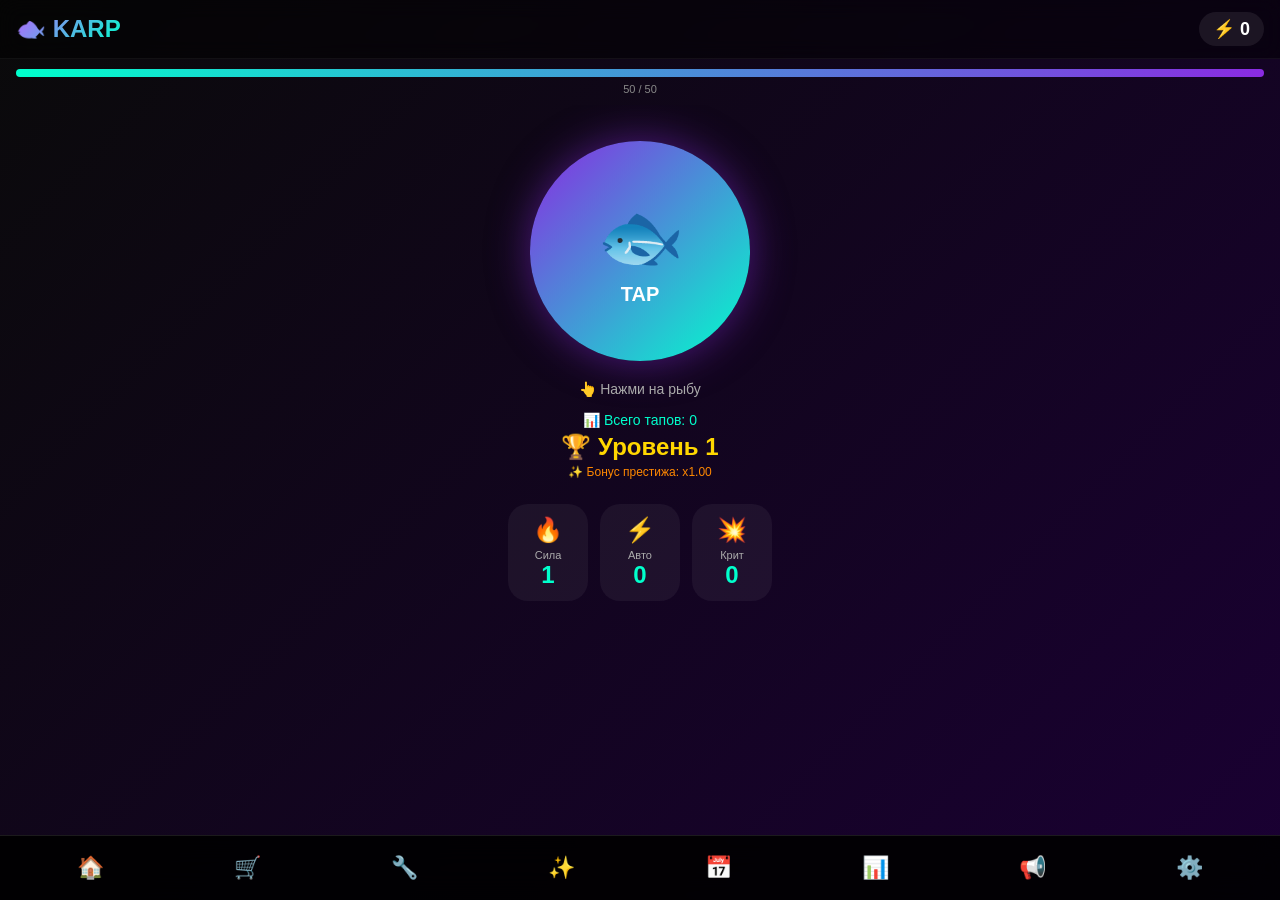
<file: index.html>
<!DOCTYPE html>
<html lang="ru">
<head>
    <meta charset="UTF-8">
    <meta name="viewport" content="width=device-width, initial-scale=1.0, user-scalable=no, viewport-fit=cover">
    <title>KARP — кликер</title>
    <link rel="stylesheet" href="style.css">
</head>
<body>
    <div class="bg"></div>
    <div id="toast"></div>

    <div class="topbar">
        <div class="logo">🐟 KARP</div>
        <div class="energyBox">⚡ <span id="energy">0</span></div>
    </div>

    <div class="tapBarBox">
        <div class="tapBar"><div id="tapBarFill"></div></div>
        <div id="tapEnergyText">50 / 50</div>
    </div>

    <div class="content">
        <div id="main" class="tab active">
            <div class="mainCenter">
                <button id="tapButton">
                    <div class="tap-coin">🐟</div>
                    <div class="tap-text">TAP</div>
                </button>
                <div class="tapTitle">👆 Нажми на рыбу</div>
                <div class="totalText">📊 Всего тапов: <span id="totalTapText">0</span></div>
                <div class="levelText">🏆 Уровень <span id="levelText">1</span></div>
                <div class="prestigeBonusText">✨ Бонус престижа: x<span id="prestigeMultiplier">1.00</span></div>
                <div class="statsMini">
                    <div class="miniCard"><div class="mini-icon">🔥</div><div class="mini-label">Сила</div><div class="mini-value" id="powerText">1</div></div>
                    <div class="miniCard"><div class="mini-icon">⚡</div><div class="mini-label">Авто</div><div class="mini-value" id="autoText">0</div></div>
                    <div class="miniCard"><div class="mini-icon">💥</div><div class="mini-label">Крит</div><div class="mini-value" id="critText">0</div></div>
                </div>
            </div>
        </div>

        <div id="shop" class="tab">
            <h2>🛒 МАГАЗИН</h2>
            <div class="grid">
                <div class="card"><div class="card-icon">🔥</div><h3>Сила</h3><p>Увеличивает энергию за тап</p><div class="price" id="powerCost">💰 500</div><button id="buyPower">КУПИТЬ</button><div class="timer-text" id="powerTimer"></div></div>
                <div class="card"><div class="card-icon">⚡</div><h3>Авто-тап</h3><p>Пассивный доход энергии</p><div class="price" id="autoCost">💰 1000</div><button id="buyAuto">КУПИТЬ</button><div class="timer-text" id="autoTimer"></div></div>
                <div class="card"><div class="card-icon">💥</div><h3>Критический</h3><p>Шанс x3 энергии</p><div class="price" id="critCost">💰 2000</div><button id="buyCrit">КУПИТЬ</button><div class="timer-text" id="critTimer"></div></div>
            </div>
        </div>

        <div id="upgrades" class="tab">
            <h2>🔧 УЛУЧШЕНИЯ</h2>
            <div class="grid">
                <div class="card"><div class="card-icon">🔥</div><h3>Tap Engine</h3><p>+5 силы</p><div class="price" id="tapUpgradeCost">💰 50000</div><button id="upTap">УЛУЧШИТЬ</button><div class="timer-text" id="tapUpgradeTimer"></div></div>
                <div class="card"><div class="card-icon">⚡</div><h3>Reactor</h3><p>+5 авто</p><div class="price" id="autoUpgradeCost">💰 80000</div><button id="upAuto">УЛУЧШИТЬ</button><div class="timer-text" id="autoUpgradeTimer"></div></div>
                <div class="card"><div class="card-icon">💥</div><h3>Quantum Crit</h3><p>+5% крита</p><div class="price" id="critUpgradeCost">💰 120000</div><button id="upCrit">УЛУЧШИТЬ</button><div class="timer-text" id="critUpgradeTimer"></div></div>
                <div class="card"><div class="card-icon">🔋</div><h3>Energy Core</h3><p>+10 макс. энергии</p><div class="price">💰 1000000</div><button id="upCore">УЛУЧШИТЬ</button><div class="timer-text" id="coreTimer"></div><div class="tip">Раз в час</div></div>
            </div>
        </div>

        <div id="prestige" class="tab">
            <div class="card prestige-card">
                <div class="prestige-icon">🌟</div>
                <h3>Реинкарнация</h3>
                <p>Сбрось прогресс ради вечного бонуса</p>
                <div class="prestige-need">🎯 Нужно: 1,000,000 тапов</div>
                <div class="progress-bar"><div id="prestigeProgressFill" class="progress-fill"></div></div>
                <div id="prestigeProgress" class="progress-text">0 / 1,000,000 (0%)</div>
                <div id="prestigeReward">🎁 Следующий престиж: x1.10</div>
                <button id="prestigeBtn">🌟 ПРЕСТИЖ 🌟</button>
                <div class="tip">Бонус престижа остаётся навсегда</div>
            </div>
        </div>

        <div id="daily" class="tab">
            <div class="card daily-card">
                <div class="daily-icon">🎁</div>
                <h3>Бонус дня</h3>
                <p>Забери каждый день!</p>
                <button id="dailyBtn">ЗАБРАТЬ</button>
                <div id="dailyTimer" class="timer">ГОТОВО</div>
            </div>
        </div>

        <div id="stats" class="tab">
            <div class="card stats-card"><div id="statsText">Загрузка...</div></div>
        </div>

        <div id="news" class="tab">
            <div class="card">
                <div class="news-item"><span class="news-icon">🐟</span><div>Тапай, набирай энергию и улучшай!</div></div>
                <div class="news-item"><span class="news-icon">⚡</span><div>Энергия восстанавливается 1/сек</div></div>
                <div class="news-item"><span class="news-icon">🌟</span><div>Престиж даёт вечный множитель</div></div>
                <div class="news-item"><span class="news-icon">💎</span><div>TON кошелёк – скоро</div></div>
            </div>
        </div>

        <div id="settings" class="tab">
            <h2>⚙ НАСТРОЙКИ</h2>
            <div class="grid">
                <div class="card">
                    <h3>👤 ВХОД В ИГРУ</h3>
                    <input type="text" id="playerName" placeholder="Твой никнейм" style="width:100%; padding:12px; border-radius:30px; border:none; margin-bottom:10px; background:#1a1a1a; color:white; text-align:center;">
                    <button id="loginBtn">🚪 НАЧАТЬ ИГРАТЬ</button>
                    <div id="userInfo" style="margin-top:10px;"></div>
                    <button id="logoutBtn" style="display:none; background:#ff4444; margin-top:10px;">🚪 Выйти</button>
                </div>
                <div class="card">
                    <h3>💰 TON КОШЕЛЁК (СКОРО)</h3>
                    <button id="tonSoonBtn" style="background:#333;">⏳ В разработке</button>
                </div>
                <div class="card"><h3>🔊 ЗВУК</h3><button id="toggleSoundBtn">🔊 ВКЛ</button></div>
                <div class="card"><h3>💾 ЭКСПОРТ</h3><button id="exportBtn">📤 СОХРАНИТЬ</button></div>
                <div class="card"><h3>📥 ИМПОРТ</h3><button id="importBtn">📥 ЗАГРУЗИТЬ</button><input type="file" id="importFile" style="display:none"></div>
                <div class="card"><h3>🗑 СБРОС</h3><button id="softResetBtn" style="background:#ff8800; margin-bottom:8px;">⚠ МЯГКИЙ СБРОС</button><button id="hardResetBtn" style="background:#ff2255;">💀 ЖЁСТКИЙ СБРОС</button></div>
            </div>
        </div>
    </div>

    <div class="bottomMenu">
        <button onclick="openTab('main')">🏠</button><button onclick="openTab('shop')">🛒</button><button onclick="openTab('upgrades')">🔧</button>
        <button onclick="openTab('prestige')">✨</button><button onclick="openTab('daily')">📅</button><button onclick="openTab('stats')">📊</button>
        <button onclick="openTab('news')">📢</button><button onclick="openTab('settings')">⚙️</button>
    </div>

    <script src="script.js"></script>
</body>
</html>
</file>
<file: style.css>
* {
    margin: 0;
    padding: 0;
    box-sizing: border-box;
    -webkit-tap-highlight-color: transparent;
}

body {
    font-family: -apple-system, BlinkMacSystemFont, 'Segoe UI', Roboto, sans-serif;
    background: #0a0a0a;
    color: white;
    overflow: hidden;
    position: fixed;
    width: 100%;
    height: 100%;
}

.bg {
    position: fixed;
    width: 100%;
    height: 100%;
    background: linear-gradient(135deg, #0a0a0a 0%, #1a0033 100%);
    z-index: -1;
}

#toast {
    position: fixed;
    top: 80px;
    left: 50%;
    transform: translateX(-50%);
    background: rgba(0, 0, 0, 0.95);
    backdrop-filter: blur(10px);
    padding: 12px 24px;
    border-radius: 40px;
    border: 1px solid rgba(0, 255, 204, 0.3);
    color: #00ffcc;
    font-weight: bold;
    font-size: 14px;
    white-space: nowrap;
    z-index: 1000;
    opacity: 0;
    transition: 0.2s;
    pointer-events: none;
}

.topbar {
    display: flex;
    justify-content: space-between;
    align-items: center;
    padding: 12px 16px;
    background: rgba(0, 0, 0, 0.5);
    backdrop-filter: blur(10px);
    border-bottom: 1px solid rgba(255, 255, 255, 0.05);
}

.logo {
    font-size: 24px;
    font-weight: bold;
    background: linear-gradient(135deg, #b366ff, #00ffcc);
    -webkit-background-clip: text;
    background-clip: text;
    color: transparent;
}

.energyBox {
    background: rgba(255, 255, 255, 0.08);
    padding: 6px 14px;
    border-radius: 30px;
    font-size: 18px;
    font-weight: bold;
}

.tapBarBox {
    padding: 10px 16px;
}

.tapBar {
    width: 100%;
    height: 8px;
    background: rgba(255, 255, 255, 0.1);
    border-radius: 10px;
    overflow: hidden;
}

#tapBarFill {
    height: 100%;
    width: 100%;
    background: linear-gradient(90deg, #00ffcc, #8a2be2);
    transition: width 0.2s ease;
}

#tapEnergyText {
    font-size: 11px;
    color: #888;
    margin-top: 6px;
    text-align: center;
}

.content {
    padding: 16px;
    padding-bottom: 80px;
    height: calc(100% - 110px);
    overflow-y: auto;
    -webkit-overflow-scrolling: touch;
}

.tab {
    display: none;
    animation: fadeIn 0.3s ease;
}

.tab.active {
    display: block;
}

@keyframes fadeIn {
    from { opacity: 0; transform: translateY(10px); }
    to { opacity: 1; transform: translateY(0); }
}

h2 {
    font-size: 20px;
    margin-bottom: 16px;
    display: flex;
    align-items: center;
    gap: 8px;
}

h2::before {
    content: '';
    width: 4px;
    height: 20px;
    background: linear-gradient(135deg, #b366ff, #00ffcc);
    border-radius: 4px;
}

#tapButton {
    width: 220px;
    height: 220px;
    border-radius: 50%;
    border: none;
    background: linear-gradient(135deg, #8a2be2, #00ffcc);
    cursor: pointer;
    margin: 20px auto;
    display: flex;
    flex-direction: column;
    align-items: center;
    justify-content: center;
    box-shadow: 0 0 40px rgba(138, 43, 226, 0.5);
}

#tapButton:active {
    transform: scale(0.94);
    transition: transform 0.05s;
}

@media (hover: hover) {
    #tapButton:hover {
        transform: scale(1.05);
        box-shadow: 0 0 60px rgba(138, 43, 226, 0.8);
        transition: transform 0.2s, box-shadow 0.2s;
    }
}

.tap-coin {
    font-size: 70px;
    animation: float 2s ease infinite;
}

.tap-text {
    font-size: 20px;
    font-weight: bold;
    margin-top: 5px;
}

@keyframes float {
    0%, 100% { transform: translateY(0); }
    50% { transform: translateY(-5px); }
}

.tapTitle {
    text-align: center;
    font-size: 14px;
    color: #aaa;
    margin-top: 5px;
}

.totalText {
    text-align: center;
    font-size: 14px;
    color: #00ffcc;
    margin-top: 15px;
}

.levelText {
    text-align: center;
    font-size: 24px;
    font-weight: bold;
    color: #ffd700;
    margin-top: 5px;
}

.prestigeBonusText {
    text-align: center;
    font-size: 12px;
    color: #ff8800;
    margin-top: 4px;
}

.statsMini {
    display: flex;
    justify-content: center;
    gap: 12px;
    margin-top: 25px;
}

.miniCard {
    background: rgba(255, 255, 255, 0.05);
    border-radius: 20px;
    padding: 12px 20px;
    text-align: center;
    min-width: 80px;
}

.mini-icon {
    font-size: 24px;
    margin-bottom: 5px;
}

.mini-label {
    font-size: 11px;
    color: #aaa;
}

.mini-value {
    font-size: 24px;
    font-weight: bold;
    color: #00ffcc;
}

.grid {
    display: flex;
    flex-direction: column;
    gap: 12px;
}

.card {
    background: rgba(255, 255, 255, 0.05);
    border-radius: 20px;
    padding: 16px;
    border: 1px solid rgba(255, 255, 255, 0.05);
}

.card-icon {
    font-size: 32px;
    margin-bottom: 8px;
}

.card h3 {
    font-size: 18px;
    margin-bottom: 5px;
}

.card p {
    font-size: 12px;
    color: #aaa;
    margin-bottom: 10px;
}

.price {
    font-size: 14px;
    color: #ffd700;
    margin-bottom: 12px;
    font-weight: bold;
}

.tip {
    font-size: 10px;
    color: #666;
    margin-top: 8px;
}

.timer-text {
    font-size: 11px;
    color: #ff8800;
    margin-top: 6px;
}

button {
    padding: 12px 20px;
    border: none;
    border-radius: 40px;
    font-weight: bold;
    font-size: 14px;
    cursor: pointer;
    background: rgba(255, 255, 255, 0.1);
    color: white;
    width: 100%;
}

button:active {
    transform: scale(0.96);
    opacity: 0.8;
}

button:disabled {
    opacity: 0.5;
    cursor: not-allowed;
}

#prestigeBtn {
    background: linear-gradient(135deg, #ff8800, #ff5500);
    margin-top: 10px;
}

#dailyBtn {
    background: linear-gradient(135deg, #0099ff, #0066cc);
}

.bottomMenu {
    position: fixed;
    bottom: 0;
    left: 0;
    right: 0;
    display: flex;
    justify-content: space-around;
    background: rgba(0, 0, 0, 0.9);
    backdrop-filter: blur(15px);
    padding: 8px 12px;
    border-top: 1px solid rgba(255, 255, 255, 0.1);
    z-index: 100;
}

.bottomMenu button {
    width: 48px;
    height: 48px;
    font-size: 22px;
    background: transparent;
    padding: 0;
}

.bottomMenu button:active {
    background: rgba(255, 255, 255, 0.1);
}

.prestige-card {
    text-align: center;
}

.prestige-icon {
    font-size: 48px;
    margin-bottom: 10px;
}

.prestige-need {
    font-size: 14px;
    color: #ffd700;
    margin: 10px 0;
}

.progress-bar {
    width: 100%;
    height: 10px;
    background: rgba(255, 255, 255, 0.1);
    border-radius: 10px;
    overflow: hidden;
    margin: 10px 0;
}

.progress-fill {
    height: 100%;
    width: 0%;
    background: linear-gradient(90deg, #00ffcc, #8a2be2);
    border-radius: 10px;
    transition: width 0.3s ease;
}

.progress-text {
    font-size: 12px;
    color: #aaa;
}

.daily-card {
    text-align: center;
}

.daily-icon {
    font-size: 48px;
    margin-bottom: 10px;
}

.timer {
    margin-top: 12px;
    font-size: 14px;
    color: #00ffcc;
}

.news-item {
    display: flex;
    align-items: center;
    gap: 12px;
    padding: 12px 0;
    border-bottom: 1px solid rgba(255, 255, 255, 0.05);
}

.news-icon {
    font-size: 24px;
}

.stats-card {
    font-size: 14px;
    line-height: 1.8;
}

.tapEffect {
    position: absolute;
    color: #00ffcc;
    font-size: 20px;
    font-weight: bold;
    animation: flyUp 0.6s ease-out forwards;
    pointer-events: none;
}

@keyframes flyUp {
    0% { opacity: 1; transform: translateY(0) scale(1); }
    100% { opacity: 0; transform: translateY(-60px) scale(1.2); }
}

::-webkit-scrollbar {
    width: 3px;
}

::-webkit-scrollbar-track {
    background: #1a1a1a;
}

::-webkit-scrollbar-thumb {
    background: #8a2be2;
    border-radius: 10px;
}

@media (max-width: 480px) {
    .logo {
        font-size: 20px;
    }
    #tapButton {
        width: 180px;
        height: 180px;
    }
    .tap-coin {
        font-size: 50px;
    }
    .miniCard {
        padding: 8px 12px;
        min-width: 65px;
    }
    .mini-value {
        font-size: 20px;
    }
    .bottomMenu button {
        width: 42px;
        height: 42px;
        font-size: 18px;
    }
}
</file>
